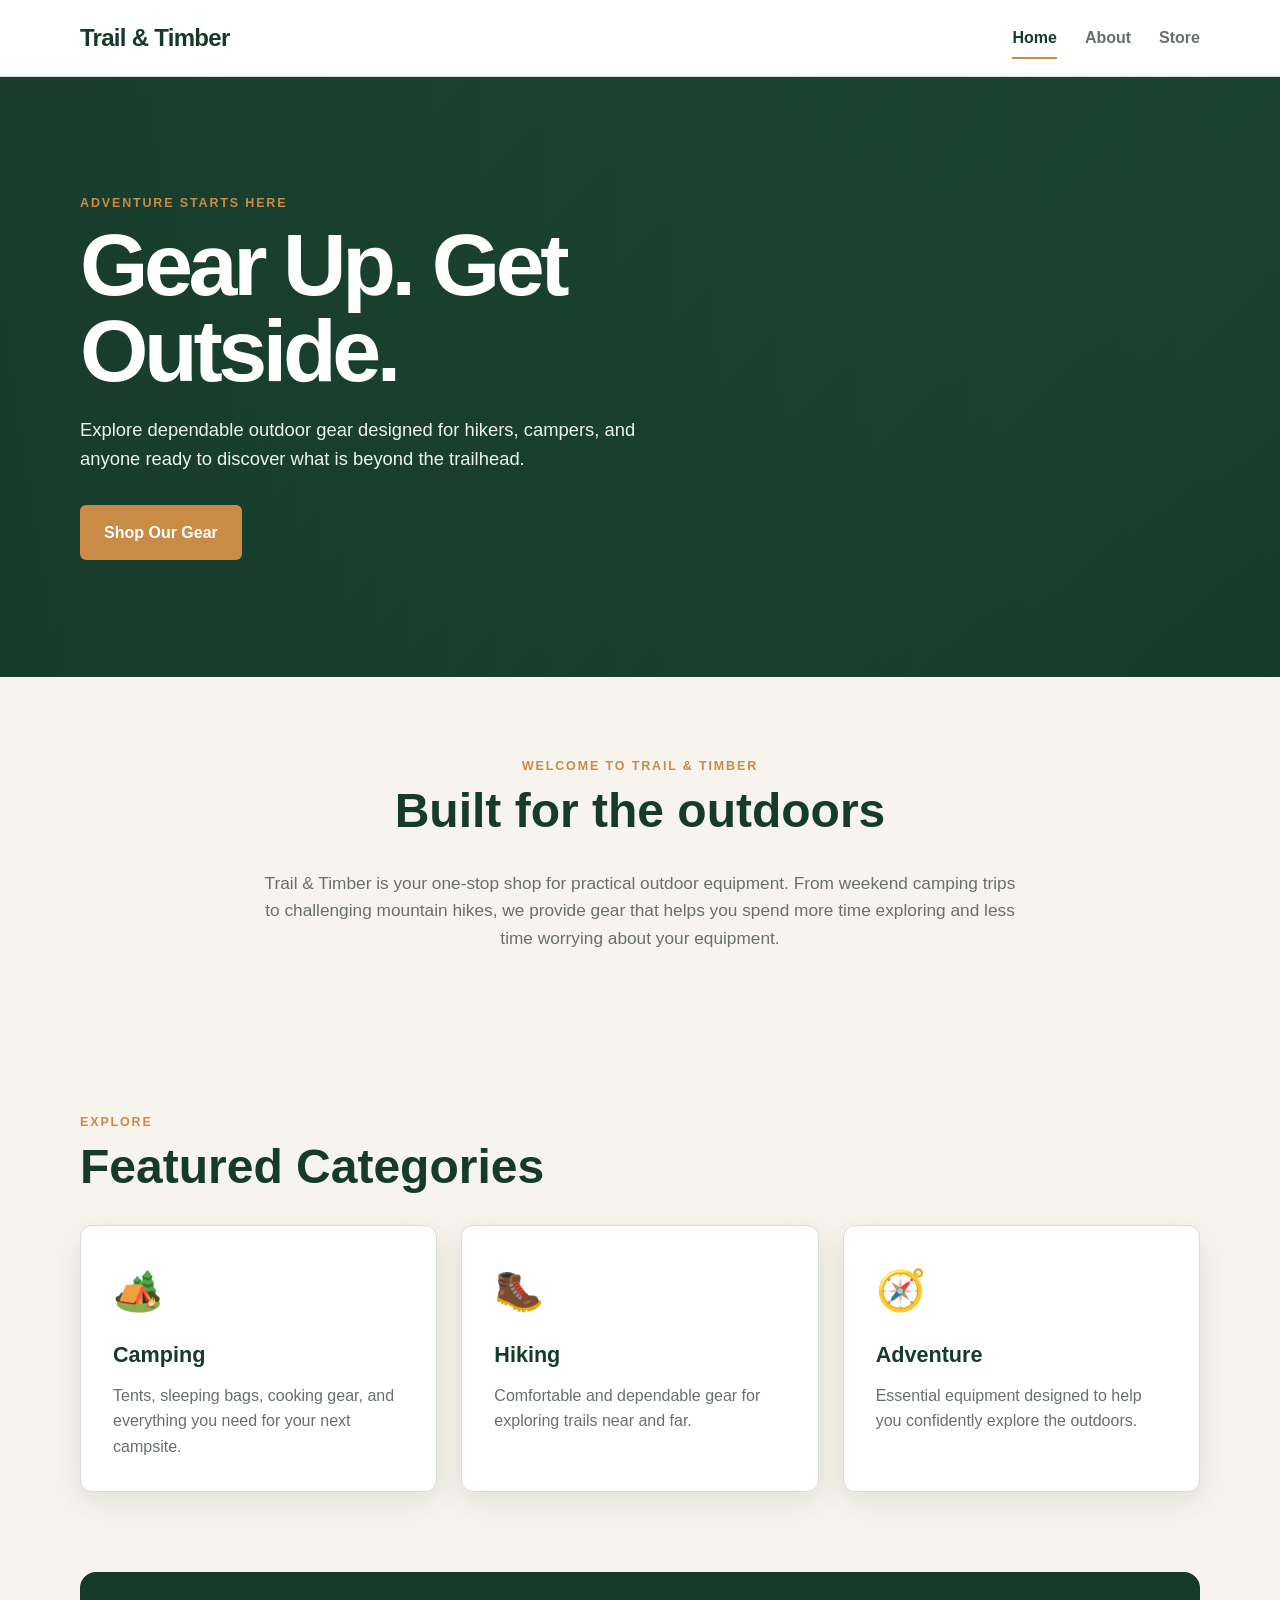
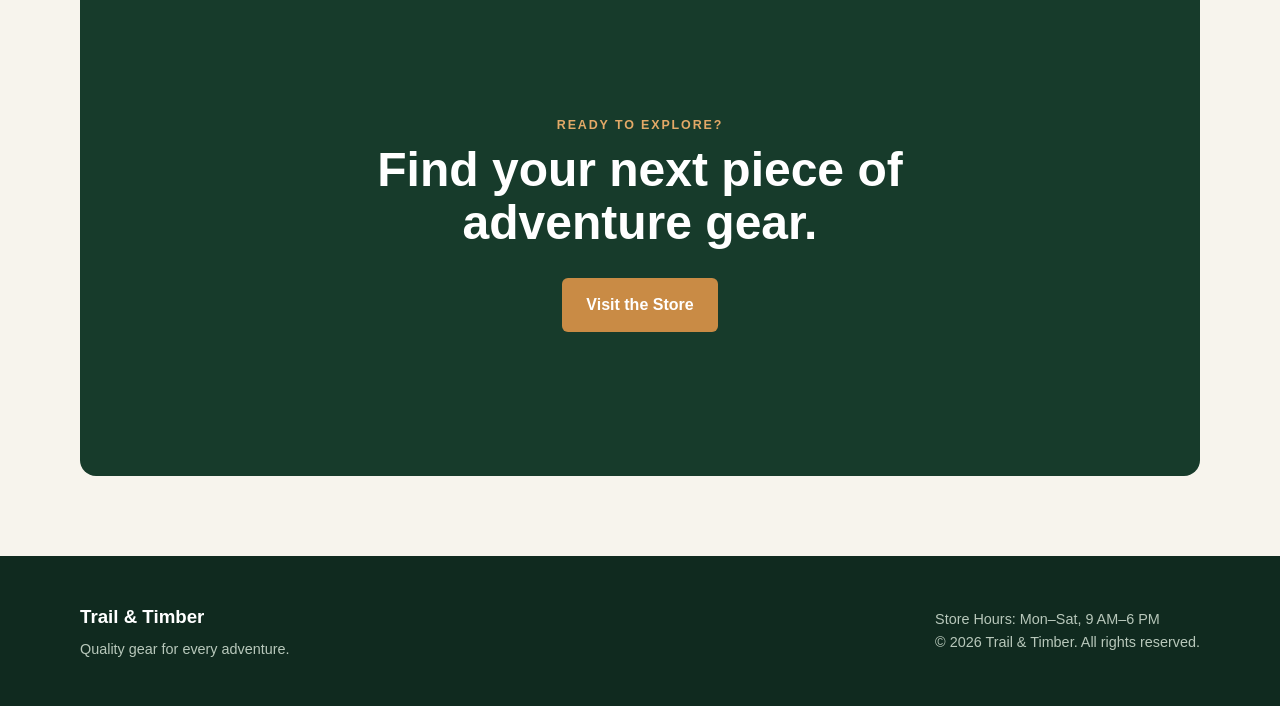
<file: fall-2026-assignment-05-main/fall-2026-assignment-05-main/index.html>
<!DOCTYPE html>
<html lang="en">
  <head>
    <meta charset="UTF-8" />
    <meta name="viewport" content="width=device-width, initial-scale=1.0" />
    <meta
      name="description"
      content="Trail & Timber - Quality outdoor gear for your next adventure."
    />
    <title>Trail & Timber | Outdoor Gear</title>
    <link rel="stylesheet" href="./src/styles/main.css" />
  </head>

  <body>
    <header class="site-header">
      <nav class="navbar">
        <a class="logo" href="./index.html">Trail & Timber</a>

        <div class="nav-links">
          <a class="active" href="./index.html">Home</a>
          <a href="./about.html">About</a>
          <a href="./store.html">Store</a>
        </div>
      </nav>
    </header>

    <main>
      <section class="hero">
        <div class="hero-content">
          <p class="eyebrow">ADVENTURE STARTS HERE</p>
          <h1>Gear Up. Get Outside.</h1>
          <p>
            Explore dependable outdoor gear designed for hikers, campers, and
            anyone ready to discover what is beyond the trailhead.
          </p>
          <a class="button" href="./store.html">Shop Our Gear</a>
        </div>
      </section>

      <section class="intro section">
        <div class="section-heading">
          <p class="eyebrow">WELCOME TO TRAIL & TIMBER</p>
          <h2>Built for the outdoors</h2>
        </div>

        <p class="intro-text">
          Trail & Timber is your one-stop shop for practical outdoor equipment.
          From weekend camping trips to challenging mountain hikes, we provide
          gear that helps you spend more time exploring and less time worrying
          about your equipment.
        </p>
      </section>

      <section class="categories section">
        <div class="section-heading">
          <p class="eyebrow">EXPLORE</p>
          <h2>Featured Categories</h2>
        </div>

        <div class="category-grid">
          <article class="category-card">
            <div class="category-icon">🏕️</div>
            <h3>Camping</h3>
            <p>
              Tents, sleeping bags, cooking gear, and everything you need for
              your next campsite.
            </p>
          </article>

          <article class="category-card">
            <div class="category-icon">🥾</div>
            <h3>Hiking</h3>
            <p>
              Comfortable and dependable gear for exploring trails near and
              far.
            </p>
          </article>

          <article class="category-card">
            <div class="category-icon">🧭</div>
            <h3>Adventure</h3>
            <p>
              Essential equipment designed to help you confidently explore the
              outdoors.
            </p>
          </article>
        </div>
      </section>

      <section class="cta section">
        <div class="cta-content">
          <p class="eyebrow">READY TO EXPLORE?</p>
          <h2>Find your next piece of adventure gear.</h2>
          <a class="button" href="./store.html">Visit the Store</a>
        </div>
      </section>
    </main>

    <footer class="site-footer">
      <div class="footer-content">
        <div>
          <h3>Trail & Timber</h3>
          <p>Quality gear for every adventure.</p>
        </div>

        <div>
          <p>Store Hours: Mon–Sat, 9 AM–6 PM</p>
          <p>&copy; 2026 Trail & Timber. All rights reserved.</p>
        </div>
      </div>
    </footer>
  </body>
</html>
</file>
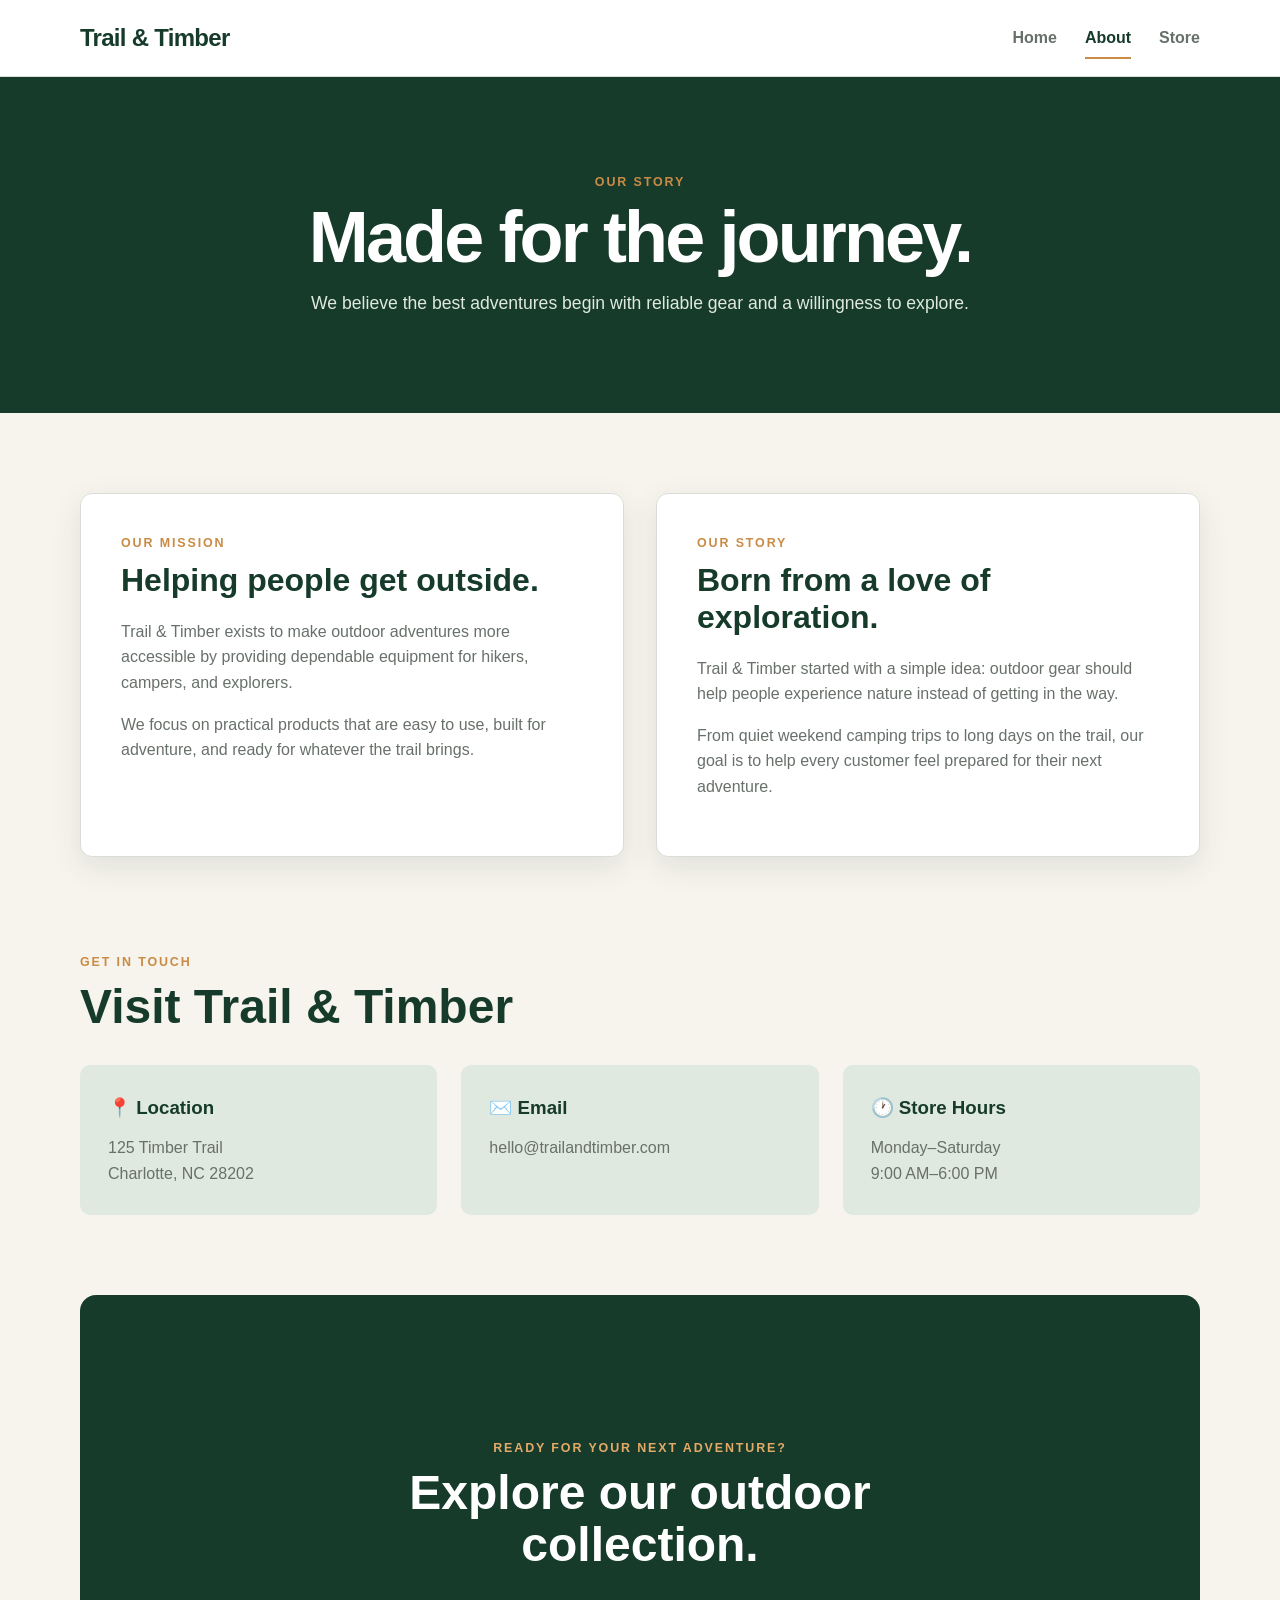
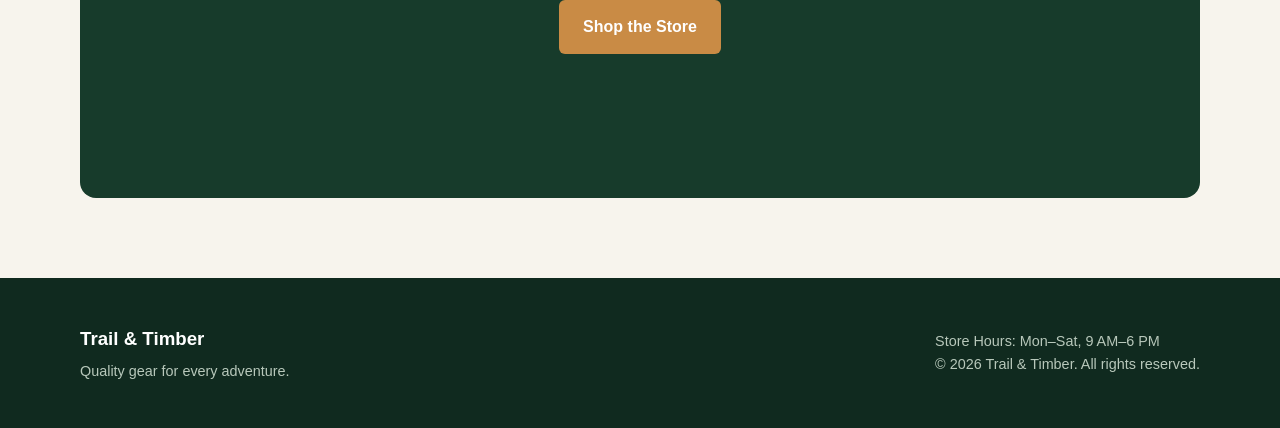
<file: fall-2026-assignment-05-main/fall-2026-assignment-05-main/about.html>
<!DOCTYPE html>
<html lang="en">
  <head>
    <meta charset="UTF-8" />
    <meta name="viewport" content="width=device-width, initial-scale=1.0" />
    <meta
      name="description"
      content="Learn about Trail & Timber and our mission to make outdoor adventures accessible."
    />
    <title>About | Trail & Timber</title>
    <link rel="stylesheet" href="./src/styles/main.css" />
  </head>

  <body>
    <header class="site-header">
      <nav class="navbar">
        <a class="logo" href="./index.html">Trail & Timber</a>

        <div class="nav-links">
          <a href="./index.html">Home</a>
          <a class="active" href="./about.html">About</a>
          <a href="./store.html">Store</a>
        </div>
      </nav>
    </header>

    <main>
      <section class="page-hero">
        <div class="page-hero-content">
          <p class="eyebrow">OUR STORY</p>
          <h1>Made for the journey.</h1>
          <p>
            We believe the best adventures begin with reliable gear and a
            willingness to explore.
          </p>
        </div>
      </section>

      <section class="about-section section">
        <div class="about-grid">
          <div class="about-card">
            <p class="eyebrow">OUR MISSION</p>
            <h2>Helping people get outside.</h2>
            <p>
              Trail & Timber exists to make outdoor adventures more accessible
              by providing dependable equipment for hikers, campers, and
              explorers.
            </p>
            <p>
              We focus on practical products that are easy to use, built for
              adventure, and ready for whatever the trail brings.
            </p>
          </div>

          <div class="about-card story-card">
            <p class="eyebrow">OUR STORY</p>
            <h2>Born from a love of exploration.</h2>
            <p>
              Trail & Timber started with a simple idea: outdoor gear should
              help people experience nature instead of getting in the way.
            </p>
            <p>
              From quiet weekend camping trips to long days on the trail, our
              goal is to help every customer feel prepared for their next
              adventure.
            </p>
          </div>
        </div>
      </section>

      <section class="contact-section section">
        <div class="section-heading">
          <p class="eyebrow">GET IN TOUCH</p>
          <h2>Visit Trail & Timber</h2>
        </div>

        <div class="contact-grid">
          <div class="contact-card">
            <h3>📍 Location</h3>
            <p>125 Timber Trail</p>
            <p>Charlotte, NC 28202</p>
          </div>

          <div class="contact-card">
            <h3>✉️ Email</h3>
            <p>hello@trailandtimber.com</p>
          </div>

          <div class="contact-card">
            <h3>🕐 Store Hours</h3>
            <p>Monday–Saturday</p>
            <p>9:00 AM–6:00 PM</p>
          </div>
        </div>
      </section>

      <section class="cta section">
        <div class="cta-content">
          <p class="eyebrow">READY FOR YOUR NEXT ADVENTURE?</p>
          <h2>Explore our outdoor collection.</h2>
          <a class="button" href="./store.html">Shop the Store</a>
        </div>
      </section>
    </main>

    <footer class="site-footer">
      <div class="footer-content">
        <div>
          <h3>Trail & Timber</h3>
          <p>Quality gear for every adventure.</p>
        </div>

        <div>
          <p>Store Hours: Mon–Sat, 9 AM–6 PM</p>
          <p>&copy; 2026 Trail & Timber. All rights reserved.</p>
        </div>
      </div>
    </footer>
  </body>
</html>
</file>
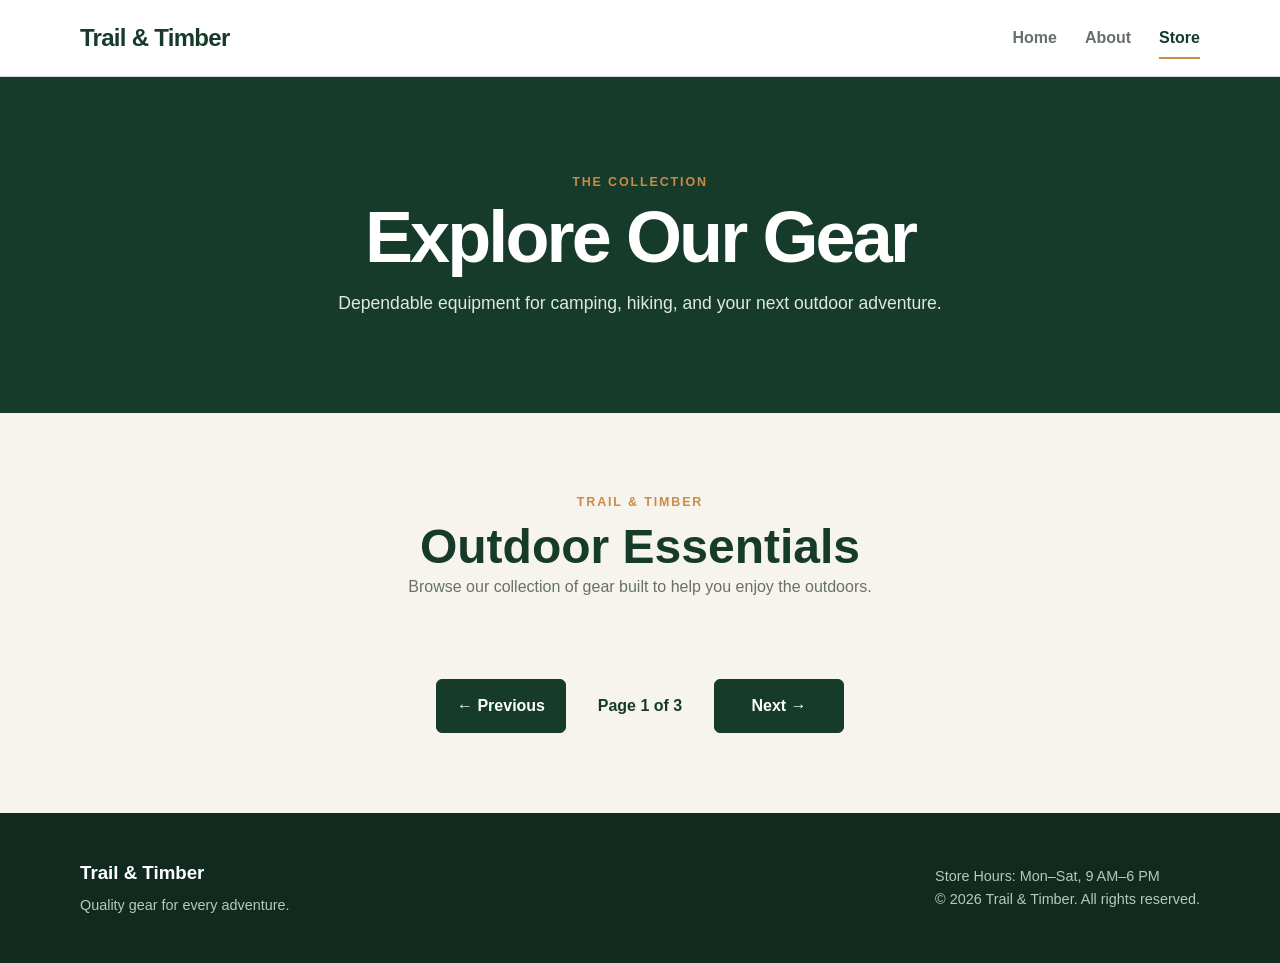
<file: fall-2026-assignment-05-main/fall-2026-assignment-05-main/store.html>
<!DOCTYPE html>
<html lang="en">
  <head>
    <meta charset="UTF-8" />
    <meta name="viewport" content="width=device-width, initial-scale=1.0" />
    <meta
      name="description"
      content="Shop outdoor camping and hiking gear at Trail & Timber."
    />
    <title>Store | Trail & Timber</title>
    <link rel="stylesheet" href="./src/styles/main.css" />
  </head>

  <body>
    <header class="site-header">
      <nav class="navbar">
        <a class="logo" href="./index.html">Trail & Timber</a>

        <div class="nav-links">
          <a href="./index.html">Home</a>
          <a href="./about.html">About</a>
          <a class="active" href="./store.html">Store</a>
        </div>
      </nav>
    </header>

    <main>
      <section class="page-hero">
        <div class="page-hero-content">
          <p class="eyebrow">THE COLLECTION</p>
          <h1>Explore Our Gear</h1>
          <p>
            Dependable equipment for camping, hiking, and your next outdoor
            adventure.
          </p>
        </div>
      </section>

      <section class="store-section section">
        <div class="section-heading store-heading">
          <p class="eyebrow">TRAIL & TIMBER</p>
          <h2>Outdoor Essentials</h2>
          <p>
            Browse our collection of gear built to help you enjoy the outdoors.
          </p>
        </div>

        <!-- JavaScript will place the product cards here -->
        <div id="product-grid" class="product-grid"></div>

        <div class="pagination">
          <button id="prev-btn" class="pagination-button" type="button">
            ← Previous
          </button>

          <span id="page-indicator">Page 1 of 3</span>

          <button id="next-btn" class="pagination-button" type="button">
            Next →
          </button>
        </div>
      </section>
    </main>

    <footer class="site-footer">
      <div class="footer-content">
        <div>
          <h3>Trail & Timber</h3>
          <p>Quality gear for every adventure.</p>
        </div>

        <div>
          <p>Store Hours: Mon–Sat, 9 AM–6 PM</p>
          <p>&copy; 2026 Trail & Timber. All rights reserved.</p>
        </div>
      </div>
    </footer>

    <script type="module" src="./src/main.js"></script>
  </body>
</html>
</file>
<file: fall-2026-assignment-05-main/fall-2026-assignment-05-main/src/styles/main.css>
/* ================================
   Trail & Timber
   Main Stylesheet
================================ */

:root {
  --forest: #173b2b;
  --forest-light: #285b43;
  --sage: #dfe9df;
  --cream: #f7f4ed;
  --white: #ffffff;
  --charcoal: #202520;
  --gray: #68706a;
  --border: #d8ded7;
  --accent: #c98b45;
  --shadow: 0 10px 30px rgba(23, 59, 43, 0.1);
}

* {
  margin: 0;
  padding: 0;
  box-sizing: border-box;
}

html {
  scroll-behavior: smooth;
}

body {
  font-family:
    Arial, Helvetica, sans-serif;
  color: var(--charcoal);
  background: var(--cream);
  line-height: 1.6;
}

img {
  display: block;
  max-width: 100%;
}

a {
  color: inherit;
  text-decoration: none;
}

/* ================================
   Header / Navigation
================================ */

.site-header {
  position: sticky;
  top: 0;
  z-index: 100;
  background: var(--white);
  border-bottom: 1px solid var(--border);
}

.navbar {
  width: min(1120px, 92%);
  min-height: 76px;
  margin: 0 auto;
  display: flex;
  align-items: center;
  justify-content: space-between;
  gap: 2rem;
}

.logo {
  color: var(--forest);
  font-size: 1.5rem;
  font-weight: 800;
  letter-spacing: -0.03em;
}

.nav-links {
  display: flex;
  align-items: center;
  gap: 1.75rem;
}

.nav-links a {
  position: relative;
  padding: 0.5rem 0;
  color: var(--gray);
  font-weight: 600;
  transition:
    color 0.2s ease,
    transform 0.2s ease;
}

.nav-links a:hover,
.nav-links a.active {
  color: var(--forest);
}

.nav-links a:hover {
  transform: translateY(-1px);
}

.nav-links a.active::after {
  content: "";
  position: absolute;
  left: 0;
  right: 0;
  bottom: 0;
  height: 2px;
  background: var(--accent);
}

/* ================================
   General Layout
================================ */

.section {
  width: min(1120px, 92%);
  margin: 0 auto;
  padding: 5rem 0;
}

.eyebrow {
  margin-bottom: 0.5rem;
  color: var(--accent);
  font-size: 0.78rem;
  font-weight: 800;
  letter-spacing: 0.15em;
}

.section-heading {
  margin-bottom: 2rem;
}

.section-heading h2 {
  color: var(--forest);
  font-size: clamp(2rem, 4vw, 3rem);
  line-height: 1.1;
}

/* ================================
   Buttons
================================ */

.button {
  display: inline-block;
  padding: 0.9rem 1.5rem;
  border-radius: 6px;
  background: var(--accent);
  color: var(--white);
  font-weight: 700;
  transition:
    transform 0.2s ease,
    background 0.2s ease,
    box-shadow 0.2s ease;
}

.button:hover {
  background: #b97934;
  transform: translateY(-2px);
  box-shadow: 0 8px 20px rgba(0, 0, 0, 0.15);
}

/* ================================
   Home Hero
================================ */

.hero {
  min-height: 600px;
  display: flex;
  align-items: center;
  background:
    linear-gradient(
      90deg,
      rgba(23, 59, 43, 0.94),
      rgba(23, 59, 43, 0.72),
      rgba(23, 59, 43, 0.25)
    ),
    linear-gradient(135deg, #285b43, #173b2b);
}

.hero-content {
  width: min(1120px, 92%);
  margin: 0 auto;
  color: var(--white);
}

.hero-content h1 {
  max-width: 700px;
  margin-bottom: 1.25rem;
  font-size: clamp(3rem, 7vw, 5.5rem);
  line-height: 0.98;
  letter-spacing: -0.05em;
}

.hero-content > p:not(.eyebrow) {
  max-width: 600px;
  margin-bottom: 2rem;
  font-size: 1.15rem;
  color: #edf4ed;
}

/* ================================
   Home Intro
================================ */

.intro {
  text-align: center;
}

.intro .section-heading {
  max-width: 700px;
  margin-right: auto;
  margin-left: auto;
}

.intro-text {
  max-width: 760px;
  margin: 0 auto;
  color: var(--gray);
  font-size: 1.08rem;
}

/* ================================
   Category Cards
================================ */

.category-grid {
  display: grid;
  grid-template-columns: repeat(3, 1fr);
  gap: 1.5rem;
}

.category-card {
  padding: 2rem;
  border: 1px solid var(--border);
  border-radius: 12px;
  background: var(--white);
  box-shadow: var(--shadow);
  transition:
    transform 0.2s ease,
    box-shadow 0.2s ease;
}

.category-card:hover {
  transform: translateY(-5px);
  box-shadow: 0 16px 35px rgba(23, 59, 43, 0.15);
}

.category-icon {
  margin-bottom: 1rem;
  font-size: 2.5rem;
}

.category-card h3 {
  margin-bottom: 0.6rem;
  color: var(--forest);
  font-size: 1.35rem;
}

.category-card p {
  color: var(--gray);
}

/* ================================
   CTA
================================ */

.cta {
  margin-bottom: 5rem;
  border-radius: 16px;
  background: var(--forest);
  color: var(--white);
  text-align: center;
}

.cta-content {
  padding: 4rem 2rem;
}

.cta .eyebrow {
  color: #e3a967;
}

.cta h2 {
  max-width: 650px;
  margin: 0 auto 1.75rem;
  font-size: clamp(2rem, 4vw, 3rem);
  line-height: 1.1;
}

/* ================================
   Page Hero
================================ */

.page-hero {
  padding: 6rem 1rem;
  background: var(--forest);
  color: var(--white);
  text-align: center;
}

.page-hero-content {
  width: min(800px, 92%);
  margin: 0 auto;
}

.page-hero h1 {
  margin-bottom: 1rem;
  font-size: clamp(2.8rem, 6vw, 4.5rem);
  line-height: 1;
  letter-spacing: -0.04em;
}

.page-hero p:not(.eyebrow) {
  color: #dfe9df;
  font-size: 1.1rem;
}

/* ================================
   About Page
================================ */

.about-grid {
  display: grid;
  grid-template-columns: repeat(2, 1fr);
  gap: 2rem;
}

.about-card {
  padding: 2.5rem;
  border: 1px solid var(--border);
  border-radius: 12px;
  background: var(--white);
  box-shadow: var(--shadow);
}

.about-card h2 {
  margin-bottom: 1.25rem;
  color: var(--forest);
  font-size: 2rem;
  line-height: 1.15;
}

.about-card p:not(.eyebrow) {
  margin-bottom: 1rem;
  color: var(--gray);
}

.contact-section {
  padding-top: 1rem;
}

.contact-grid {
  display: grid;
  grid-template-columns: repeat(3, 1fr);
  gap: 1.5rem;
}

.contact-card {
  padding: 1.75rem;
  border-radius: 10px;
  background: var(--sage);
}

.contact-card h3 {
  margin-bottom: 0.75rem;
  color: var(--forest);
}

.contact-card p {
  color: var(--gray);
}

/* ================================
   Store Page
================================ */

.store-heading {
  text-align: center;
}

.store-heading > p:last-child {
  color: var(--gray);
}

.product-grid {
  display: grid;
  grid-template-columns: repeat(3, 1fr);
  gap: 1.5rem;
}

.product-card {
  overflow: hidden;
  border: 1px solid var(--border);
  border-radius: 12px;
  background: var(--white);
  box-shadow: var(--shadow);
  transition:
    transform 0.2s ease,
    box-shadow 0.2s ease;
}

.product-card:hover {
  transform: translateY(-5px);
  box-shadow: 0 16px 35px rgba(23, 59, 43, 0.15);
}

.product-image {
  width: 100%;
  height: 220px;
  object-fit: cover;
  background: var(--sage);
}

.product-info {
  padding: 1.4rem;
}

.product-category {
  display: inline-block;
  margin-bottom: 0.65rem;
  padding: 0.3rem 0.65rem;
  border-radius: 999px;
  background: var(--sage);
  color: var(--forest);
  font-size: 0.75rem;
  font-weight: 700;
}

.product-card h3 {
  margin-bottom: 0.35rem;
  color: var(--forest);
  font-size: 1.25rem;
}

.product-price {
  margin-bottom: 0.75rem;
  color: var(--accent);
  font-size: 1.15rem;
  font-weight: 800;
}

.product-description {
  color: var(--gray);
  font-size: 0.95rem;
}

/* ================================
   Pagination
================================ */

.pagination {
  display: flex;
  align-items: center;
  justify-content: center;
  gap: 1.5rem;
  margin-top: 3rem;
}

.pagination-button {
  min-width: 130px;
  padding: 0.8rem 1.1rem;
  border: 1px solid var(--forest);
  border-radius: 6px;
  background: var(--forest);
  color: var(--white);
  cursor: pointer;
  font: inherit;
  font-weight: 700;
  transition:
    background 0.2s ease,
    transform 0.2s ease;
}

.pagination-button:hover:not(:disabled) {
  background: var(--forest-light);
  transform: translateY(-2px);
}

.pagination-button:disabled {
  cursor: not-allowed;
  opacity: 0.4;
}

#page-indicator {
  min-width: 100px;
  color: var(--forest);
  font-weight: 800;
  text-align: center;
}

/* ================================
   Footer
================================ */

.site-footer {
  background: #102a1f;
  color: #dfe9df;
}

.footer-content {
  width: min(1120px, 92%);
  min-height: 150px;
  margin: 0 auto;
  padding: 2rem 0;
  display: flex;
  align-items: center;
  justify-content: space-between;
  gap: 2rem;
}

.footer-content h3 {
  margin-bottom: 0.35rem;
  color: var(--white);
}

.footer-content p {
  color: #b8c8bb;
  font-size: 0.9rem;
}

/* ================================
   Responsive Design
================================ */

@media (max-width: 900px) {
  .product-grid {
    grid-template-columns: repeat(2, 1fr);
  }

  .category-grid,
  .contact-grid {
    grid-template-columns: 1fr;
  }

  .about-grid {
    grid-template-columns: 1fr;
  }
}

@media (max-width: 650px) {
  .navbar {
    min-height: auto;
    padding: 1rem 0;
    flex-direction: column;
    gap: 0.75rem;
  }

  .nav-links {
    gap: 1rem;
  }

  .hero {
    min-height: 500px;
  }

  .hero-content h1 {
    font-size: 3.2rem;
  }

  .section {
    padding: 3.5rem 0;
  }

  .product-grid {
    grid-template-columns: 1fr;
  }

  .product-image {
    height: 240px;
  }

  .pagination {
    gap: 0.6rem;
  }

  .pagination-button {
    min-width: 105px;
    padding: 0.7rem 0.75rem;
    font-size: 0.9rem;
  }

  .footer-content {
    flex-direction: column;
    align-items: flex-start;
  }
}
</file>
